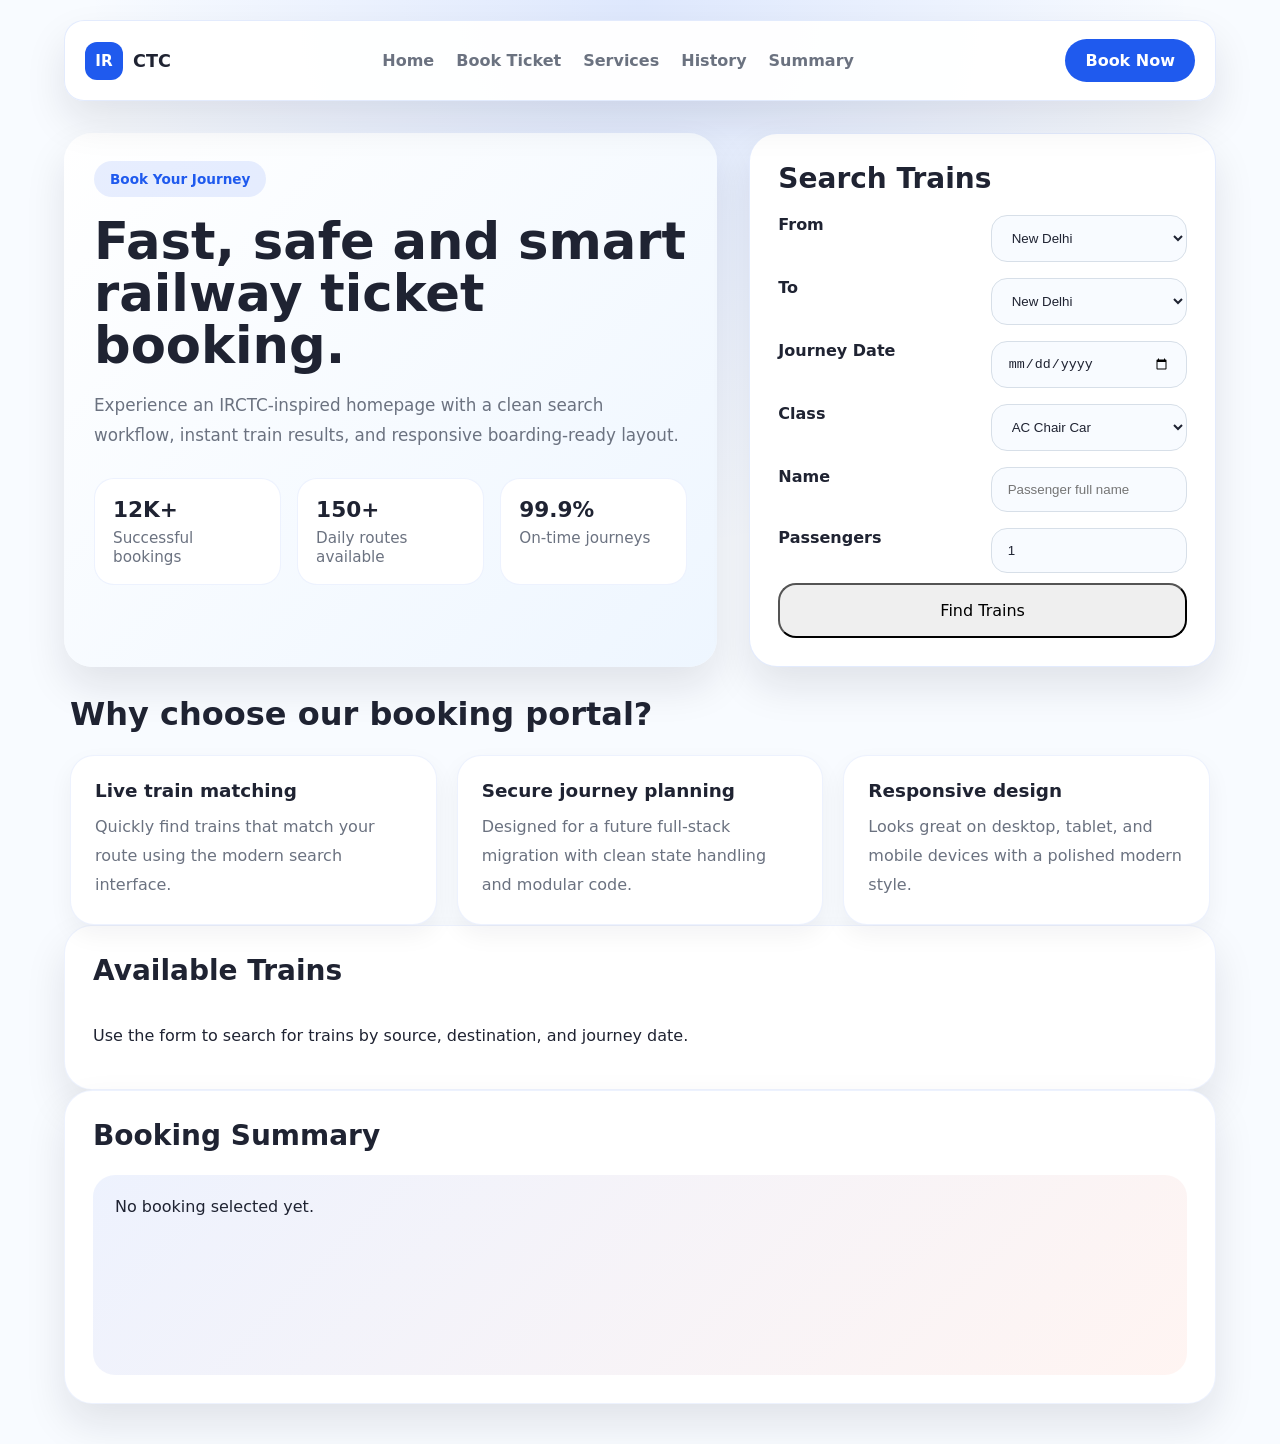
<file: index.html>
<!DOCTYPE html>
<html lang="en">
<head>
  <meta charset="UTF-8" />
  <meta name="viewport" content="width=device-width, initial-scale=1.0" />
  <title>IRCTC-Inspired Railway Booking</title>
  <link rel="stylesheet" href="css/styles.css" />
</head>
<body>
  <div class="site-shell">
    <header class="site-header">
      <nav class="nav-bar" aria-label="Main navigation">
        <a class="brand-logo" href="#home">
          <span class="brand-mark">IR</span>CTC
        </a>
        <ul class="nav-links">
          <li><a href="#home">Home</a></li>
          <li><a href="#search">Book Ticket</a></li>
          <li><a href="#services">Services</a></li>
          <li><a href="history.html">History</a></li>
          <li><a href="#summary">Summary</a></li>
        </ul>
        <a class="nav-button" href="#search">Book Now</a>
      </nav>

      <section class="hero-banner" id="home">
        <div class="hero-copy">
          <span class="eyebrow">Book Your Journey</span>
          <h1>Fast, safe and smart railway ticket booking.</h1>
          <p>Experience an IRCTC-inspired homepage with a clean search workflow, instant train results, and responsive boarding-ready layout.</p>
          <div class="hero-stats">
            <div>
              <strong>12K+</strong>
              <span>Successful bookings</span>
            </div>
            <div>
              <strong>150+</strong>
              <span>Daily routes available</span>
            </div>
            <div>
              <strong>99.9%</strong>
              <span>On-time journeys</span>
            </div>
          </div>
        </div>

        <aside class="hero-card" id="search" aria-labelledby="search-heading">
          <h2 id="search-heading">Search Trains</h2>
          <form id="booking-form" class="booking-form">
            <div class="form-grid">
              <label for="origin">From</label>
              <select id="origin" name="origin" required></select>

              <label for="destination">To</label>
              <select id="destination" name="destination" required></select>

              <label for="travel-date">Journey Date</label>
              <input type="date" id="travel-date" name="travelDate" required />

              <label for="travel-class">Class</label>
              <select id="travel-class" name="travelClass" required></select>

              <label for="passenger-name">Name</label>
              <input type="text" id="passenger-name" name="passengerName" placeholder="Passenger full name" required />

              <label for="passenger-count">Passengers</label>
              <input type="number" id="passenger-count" name="passengerCount" min="1" max="6" value="1" required />
            </div>

            <button type="submit" class="primary-button">Find Trains</button>
          </form>
        </aside>
      </section>
    </header>

    <main>
      <section class="feature-section" id="services" aria-labelledby="services-heading">
        <h2 id="services-heading">Why choose our booking portal?</h2>
        <div class="feature-grid">
          <article class="feature-card">
            <h3>Live train matching</h3>
            <p>Quickly find trains that match your route using the modern search interface.</p>
          </article>
          <article class="feature-card">
            <h3>Secure journey planning</h3>
            <p>Designed for a future full-stack migration with clean state handling and modular code.</p>
          </article>
          <article class="feature-card">
            <h3>Responsive design</h3>
            <p>Looks great on desktop, tablet, and mobile devices with a polished modern style.</p>
          </article>
        </div>
      </section>

      <section class="results-panel" aria-labelledby="results-heading">
        <h2 id="results-heading">Available Trains</h2>
        <div id="train-list" class="train-list"></div>
      </section>

      <section class="summary-panel" id="summary" aria-labelledby="summary-heading">
        <h2 id="summary-heading">Booking Summary</h2>
        <div id="booking-summary" class="summary-card">
          <p>No booking selected yet.</p>
        </div>
      </section>
    </main>
  </div>

  <script type="module" src="src/js/app.js"></script>
</body>
</html>
</file>
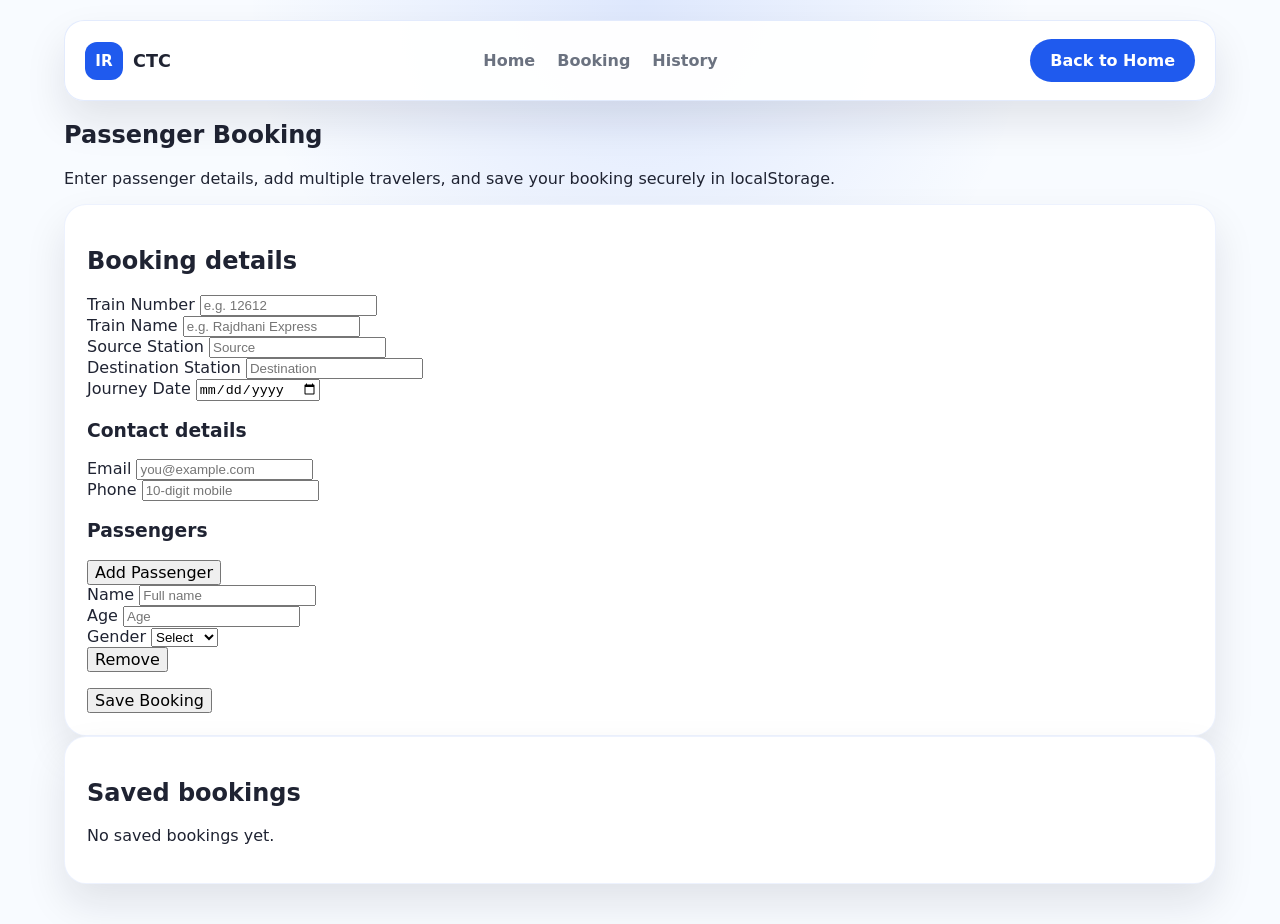
<file: booking.html>
<!DOCTYPE html>
<html lang="en">
<head>
  <meta charset="UTF-8" />
  <meta name="viewport" content="width=device-width, initial-scale=1.0" />
  <title>Passenger Booking | Railway Ticket Booking</title>
  <link rel="stylesheet" href="css/styles.css" />
</head>
<body>
  <div class="site-shell booking-shell">
    <header class="site-header">
      <nav class="nav-bar" aria-label="Booking navigation">
        <a class="brand-logo" href="index.html">
          <span class="brand-mark">IR</span>CTC
        </a>
        <ul class="nav-links">
          <li><a href="index.html">Home</a></li>
          <li><a href="booking.html">Booking</a></li>
          <li><a href="history.html">History</a></li>
        </ul>
        <a class="nav-button" href="index.html">Back to Home</a>
      </nav>
    </header>

    <main>
      <section class="page-heading">
        <h1>Passenger Booking</h1>
        <p>Enter passenger details, add multiple travelers, and save your booking securely in localStorage.</p>
      </section>

      <section class="booking-page-grid">
        <article class="form-card">
          <h2>Booking details</h2>
          <form id="booking-form" novalidate>
            <div class="form-group">
              <label for="train-number">Train Number</label>
              <input type="text" id="train-number" name="trainNumber" placeholder="e.g. 12612" required />
            </div>

            <div class="form-group">
              <label for="train-name">Train Name</label>
              <input type="text" id="train-name" name="trainName" placeholder="e.g. Rajdhani Express" required />
            </div>

            <div class="grid-two-columns">
              <div class="form-group">
                <label for="source-station">Source Station</label>
                <input type="text" id="source-station" name="sourceStation" placeholder="Source" required />
              </div>
              <div class="form-group">
                <label for="destination-station">Destination Station</label>
                <input type="text" id="destination-station" name="destinationStation" placeholder="Destination" required />
              </div>
            </div>

            <div class="form-group">
              <label for="journey-date">Journey Date</label>
              <input type="date" id="journey-date" name="journeyDate" required />
            </div>

            <div class="contact-section">
              <h3>Contact details</h3>
              <div class="grid-two-columns">
                <div class="form-group">
                  <label for="contact-email">Email</label>
                  <input type="email" id="contact-email" name="contactEmail" placeholder="you@example.com" required />
                </div>
                <div class="form-group">
                  <label for="contact-phone">Phone</label>
                  <input type="tel" id="contact-phone" name="contactPhone" placeholder="10-digit mobile" required pattern="[0-9]{10}" />
                </div>
              </div>
            </div>

            <section class="passenger-block">
              <div class="passenger-header">
                <h3>Passengers</h3>
                <button id="add-passenger" type="button" class="secondary-button">Add Passenger</button>
              </div>
              <div id="passenger-list" class="passenger-list"></div>
            </section>

            <p id="form-error" class="error-text" aria-live="polite"></p>
            <button type="submit" class="primary-button">Save Booking</button>
          </form>
        </article>

        <article class="history-panel">
          <h2>Saved bookings</h2>
          <div id="booking-history" class="history-list">
            <p class="empty-state">No saved bookings yet.</p>
          </div>
        </article>
      </section>
    </main>
  </div>

  <script type="module" src="src/js/booking.js"></script>
</body>
</html>
</file>
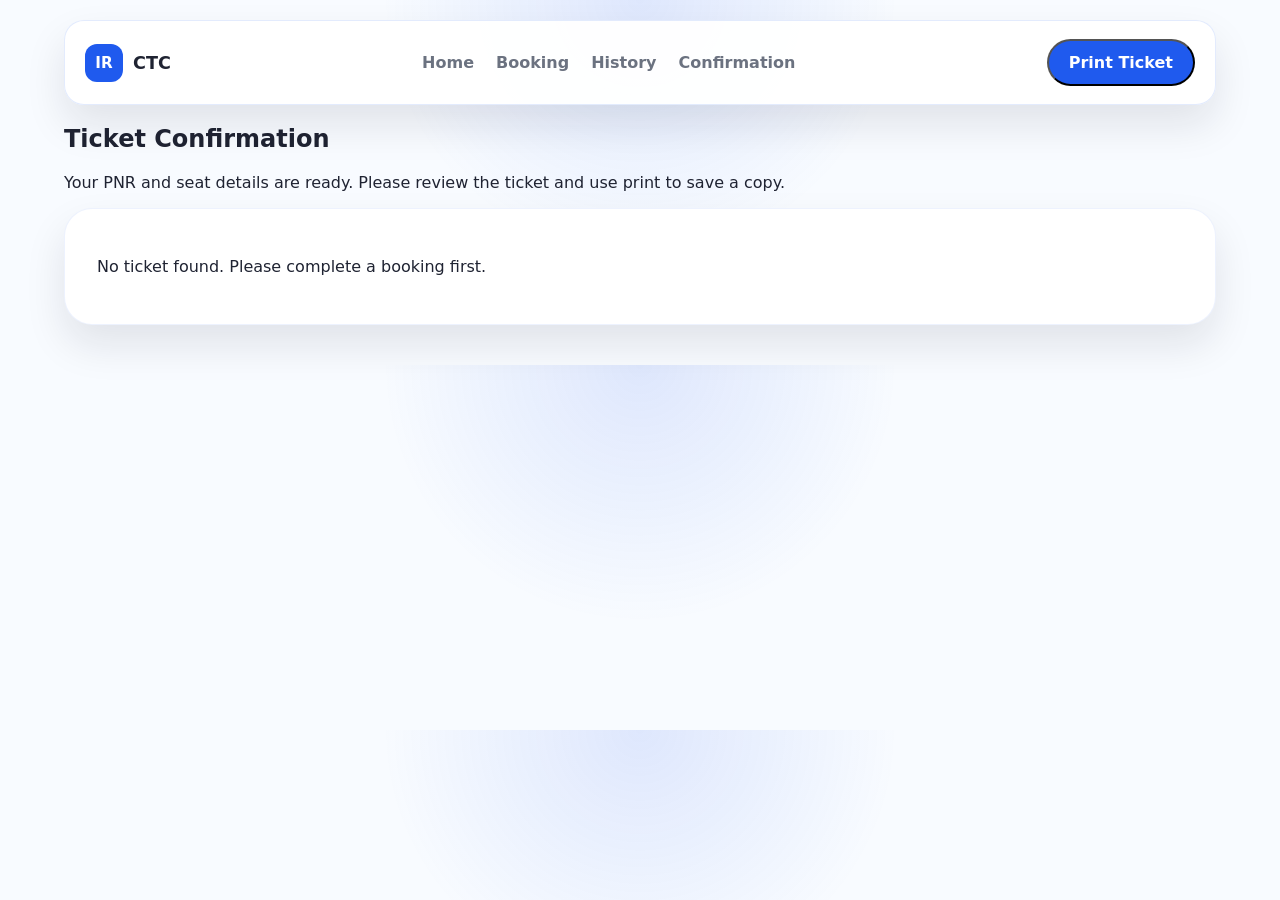
<file: confirmation.html>
<!DOCTYPE html>
<html lang="en">
<head>
  <meta charset="UTF-8" />
  <meta name="viewport" content="width=device-width, initial-scale=1.0" />
  <title>Ticket Confirmation | Railway Booking</title>
  <link rel="stylesheet" href="css/styles.css" />
</head>
<body>
  <div class="site-shell confirmation-shell">
    <header class="site-header">
      <nav class="nav-bar" aria-label="Confirmation navigation">
        <a class="brand-logo" href="index.html">
          <span class="brand-mark">IR</span>CTC
        </a>
        <ul class="nav-links">
          <li><a href="index.html">Home</a></li>
          <li><a href="booking.html">Booking</a></li>
          <li><a href="history.html">History</a></li>
          <li><a href="confirmation.html">Confirmation</a></li>
        </ul>
        <button class="nav-button" id="print-button">Print Ticket</button>
      </nav>
    </header>

    <main>
      <section class="page-heading">
        <h1>Ticket Confirmation</h1>
        <p>Your PNR and seat details are ready. Please review the ticket and use print to save a copy.</p>
      </section>

      <section class="confirmation-card" id="confirmation-card">
        <div id="ticket-details"></div>
      </section>
    </main>
  </div>

  <script type="module" src="src/js/confirmation.js"></script>
</body>
</html>
</file>
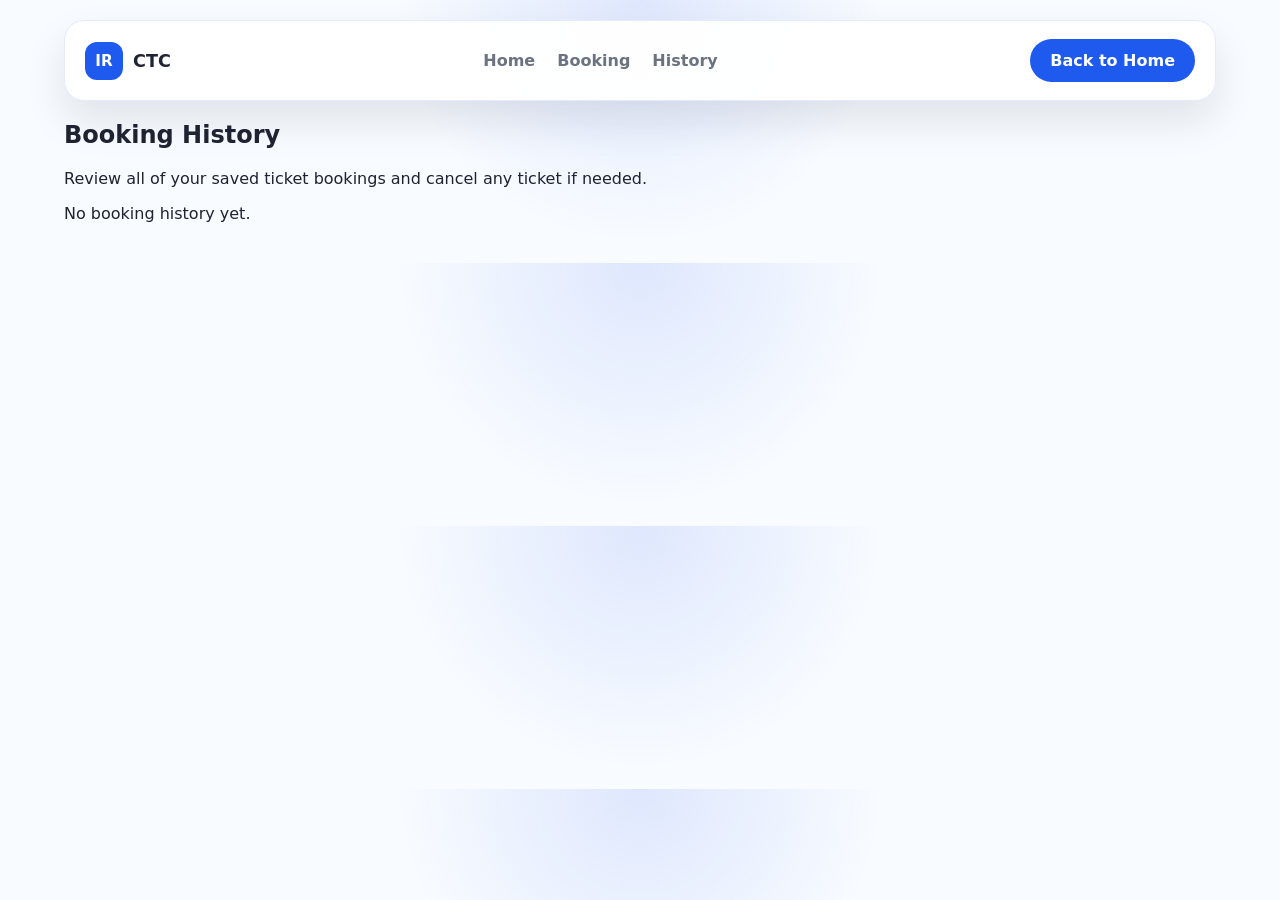
<file: history.html>
<!DOCTYPE html>
<html lang="en">
<head>
  <meta charset="UTF-8" />
  <meta name="viewport" content="width=device-width, initial-scale=1.0" />
  <title>Booking History | Railway Ticket Booking</title>
  <link rel="stylesheet" href="css/styles.css" />
</head>
<body>
  <div class="site-shell history-shell">
    <header class="site-header">
      <nav class="nav-bar" aria-label="History navigation">
        <a class="brand-logo" href="index.html">
          <span class="brand-mark">IR</span>CTC
        </a>
        <ul class="nav-links">
          <li><a href="index.html">Home</a></li>
          <li><a href="booking.html">Booking</a></li>
          <li><a href="history.html">History</a></li>
        </ul>
        <a class="nav-button" href="index.html">Back to Home</a>
      </nav>
    </header>

    <main>
      <section class="page-heading">
        <h1>Booking History</h1>
        <p>Review all of your saved ticket bookings and cancel any ticket if needed.</p>
      </section>

      <section class="history-page-grid">
        <article class="history-card">
          <div id="history-list">Loading bookings...</div>
        </article>
      </section>
    </main>
  </div>

  <script type="module" src="src/js/history.js"></script>
</body>
</html>
</file>
<file: css/styles.css>
:root {
  --bg: #eef3ff;
  --surface: #ffffff;
  --primary: #1f5aee;
  --primary-soft: #eef2ff;
  --accent: #ff7a59;
  --text: #1f2332;
  --muted: #6b7280;
  --border: #d7dfe8;
  --shadow: 0 20px 40px rgba(15, 23, 42, 0.1);
}

* {
  box-sizing: border-box;
}

html {
  scroll-behavior: smooth;
}

body {
  margin: 0;
  font-family: Inter, system-ui, -apple-system, BlinkMacSystemFont, "Segoe UI", sans-serif;
  background: radial-gradient(circle at top, rgba(31, 90, 238, 0.12), transparent 35%), #f8fbff;
  color: var(--text);
}

img {
  max-width: 100%;
  display: block;
}

button,
a {
  font: inherit;
}

.site-shell {
  width: min(1200px, 100%);
  margin: 0 auto;
  padding: 20px 24px 40px;
}

.nav-bar {
  display: flex;
  align-items: center;
  justify-content: space-between;
  gap: 16px;
  padding: 18px 20px;
  background: rgba(255, 255, 255, 0.95);
  border-radius: 20px;
  border: 1px solid rgba(31, 90, 238, 0.12);
  box-shadow: var(--shadow);
  position: sticky;
  top: 16px;
  z-index: 20;
}

.brand-logo {
  display: inline-flex;
  align-items: center;
  gap: 10px;
  font-weight: 800;
  text-decoration: none;
  color: var(--text);
  font-size: 1.1rem;
}

.brand-mark {
  display: inline-flex;
  align-items: center;
  justify-content: center;
  width: 38px;
  height: 38px;
  border-radius: 12px;
  background: var(--primary);
  color: #fff;
  font-size: 0.95rem;
}

.nav-links {
  display: flex;
  gap: 22px;
  list-style: none;
  margin: 0;
  padding: 0;
}

.nav-links a {
  color: var(--muted);
  text-decoration: none;
  font-weight: 600;
}

.nav-links a:hover,
.nav-links a:focus-visible {
  color: var(--primary);
}

.nav-button {
  display: inline-flex;
  align-items: center;
  justify-content: center;
  padding: 12px 20px;
  border-radius: 999px;
  background: var(--primary);
  color: #fff;
  text-decoration: none;
  font-weight: 700;
}

.hero-banner {
  display: grid;
  grid-template-columns: 1.4fr 1fr;
  gap: 32px;
  margin: 32px 0 28px;
  align-items: stretch;
}

.hero-copy {
  padding: 28px 30px;
  border-radius: 28px;
  background: linear-gradient(135deg, #ffffff 0%, #eef6ff 100%);
  box-shadow: var(--shadow);
}

.eyebrow {
  display: inline-flex;
  margin-bottom: 18px;
  padding: 10px 16px;
  border-radius: 999px;
  background: rgba(31, 90, 238, 0.1);
  color: var(--primary);
  font-size: 0.85rem;
  font-weight: 700;
}

.hero-copy h1 {
  margin: 0 0 18px;
  font-size: clamp(2.75rem, 4vw, 4.25rem);
  line-height: 1.02;
}

.hero-copy p {
  margin: 0 0 28px;
  max-width: 680px;
  color: var(--muted);
  font-size: 1.05rem;
  line-height: 1.8;
}

.hero-stats {
  display: grid;
  gap: 16px;
  grid-template-columns: repeat(3, minmax(0, 1fr));
}

.hero-stats div {
  padding: 18px;
  background: #fff;
  border-radius: 20px;
  border: 1px solid rgba(31, 90, 238, 0.08);
}

.hero-stats strong {
  display: block;
  font-size: 1.35rem;
  margin-bottom: 6px;
}

.hero-stats span {
  color: var(--muted);
  font-size: 0.95rem;
}

.hero-card {
  padding: 28px;
  border-radius: 28px;
  background: #ffffff;
  box-shadow: var(--shadow);
  border: 1px solid rgba(31, 90, 238, 0.12);
}

.hero-card h2 {
  margin: 0 0 20px;
  font-size: 1.75rem;
}

.booking-form .form-grid {
  display: grid;
  gap: 16px;
  grid-template-columns: repeat(2, minmax(150px, 1fr));
}

.booking-form label {
  display: block;
  margin-bottom: 8px;
  color: var(--text);
  font-weight: 600;
}

.booking-form input,
.booking-form select {
  width: 100%;
  padding: 14px 16px;
  border-radius: 16px;
  border: 1px solid var(--border);
  background: #f8fbff;
  color: var(--text);
}

.booking-form input:focus,
.booking-form select:focus {
  outline: none;
  border-color: var(--primary);
  box-shadow: 0 0 0 4px rgba(31, 90, 238, 0.12);
}

.booking-form button.primary-button {
  width: 100%;
  margin-top: 10px;
  padding: 16px 18px;
  border-radius: 18px;
}

.feature-section {
  padding: 0 6px;
}

.feature-section h2 {
  margin: 0 0 22px;
  font-size: 2rem;
}

.feature-grid {
  display: grid;
  gap: 20px;
  grid-template-columns: repeat(3, minmax(0, 1fr));
}

.feature-card {
  padding: 24px;
  border-radius: 24px;
  background: #ffffff;
  border: 1px solid rgba(31, 90, 238, 0.08);
  box-shadow: 0 10px 25px rgba(15, 23, 42, 0.05);
}

.feature-card h3 {
  margin: 0 0 12px;
  font-size: 1.15rem;
}

.feature-card p {
  margin: 0;
  color: var(--muted);
  line-height: 1.8;
}

.results-panel,
.summary-panel,
.form-card,
.history-panel {
  padding: 28px;
  border-radius: 28px;
  background: #ffffff;
  border: 1px solid rgba(31, 90, 238, 0.08);
  box-shadow: var(--shadow);
}

.results-panel h2,
.summary-panel h2 {
  margin-top: 0;
  font-size: 1.75rem;
}

.train-list {
  display: grid;
  gap: 18px;
}

.train-card,
.summary-card,
.form-card,
.history-panel {
  border-radius: 22px;
  padding: 22px;
}

.train-card {
  background: #f8fbff;
  border: 1px solid rgba(31, 90, 238, 0.08);
}

.train-card h3 {
  margin: 0 0 12px;
  font-size: 1.2rem;
}

.train-meta,
.summary-item {
  display: grid;
  grid-template-columns: repeat(2, minmax(120px, 1fr));
  gap: 12px;
  margin-bottom: 16px;
}

.train-meta span,
.summary-item span {
  color: var(--muted);
  font-size: 0.95rem;
}

.train-card p,
.summary-card p {
  margin: 0 0 18px;
  color: var(--text);
}

.train-card button {
  appearance: none;
  border: none;
  padding: 14px 18px;
  border-radius: 16px;
  background: var(--primary);
  color: #fff;
  font-weight: 700;
  cursor: pointer;
}

.train-card button:hover,
.nav-button:hover {
  background: #154fd1;
}

.summary-card {
  min-height: 200px;
  background: linear-gradient(135deg, rgba(31, 90, 238, 0.08), rgba(255, 122, 89, 0.08));
}

.summary-card .summary-item strong {
  display: block;
  margin-top: 6px;
  font-size: 1rem;
  color: var(--text);
}

.summary-note {
  margin-top: 10px;
  color: var(--muted);
}

@media (max-width: 980px) {
  .hero-banner {
    grid-template-columns: 1fr;
  }

  .hero-stats {
    grid-template-columns: repeat(2, minmax(0, 1fr));
  }

  .feature-grid {
    grid-template-columns: repeat(2, minmax(0, 1fr));
  }

  .booking-page-grid {
    grid-template-columns: 1fr;
  }
}

.confirmation-card {
  padding: 32px;
  border-radius: 28px;
  background: #ffffff;
  border: 1px solid rgba(31, 90, 238, 0.08);
  box-shadow: var(--shadow);
}

.ticket-header {
  display: flex;
  justify-content: space-between;
  gap: 16px;
  padding-bottom: 20px;
  border-bottom: 1px solid rgba(31, 90, 238, 0.12);
  margin-bottom: 24px;
}

.ticket-label {
  color: var(--muted);
  text-transform: uppercase;
  letter-spacing: 0.08em;
  font-size: 0.8rem;
  margin: 0 0 6px;
  display: block;
}

.ticket-section {
  margin-bottom: 24px;
}

.ticket-section h3 {
  margin: 0 0 14px;
  font-size: 1.15rem;
}

.ticket-grid {
  display: grid;
  gap: 16px;
  grid-template-columns: repeat(2, minmax(0, 1fr));
}

.passenger-table {
  width: 100%;
  border-collapse: collapse;
  background: #f8fbff;
  border-radius: 18px;
  overflow: hidden;
}

.passenger-table th,
.passenger-table td {
  padding: 14px 16px;
  text-align: left;
  border-bottom: 1px solid rgba(31, 90, 238, 0.08);
}

.passenger-table th {
  background: rgba(31, 90, 238, 0.06);
  color: var(--text);
  font-weight: 700;
}

.passenger-table tbody tr:last-child td {
  border-bottom: none;
}

.ticket-footer {
  padding-top: 16px;
  border-top: 1px solid rgba(31, 90, 238, 0.12);
  color: var(--muted);
}

@media (max-width: 720px) {
  .ticket-header,
  .ticket-grid {
    display: grid;
    gap: 16px;
  }

  .passenger-table th,
  .passenger-table td {
    padding: 12px 10px;
  }
}

@media print {
  body {
    background: white;
  }

  .nav-bar,
  .site-header,
  .page-heading,
  .nav-button {
    display: none !important;
  }

  .confirmation-card {
    box-shadow: none;
    border: none;
    padding: 0;
  }
}

.history-item {
  background: #f8fbff;
  border-radius: 20px;
  border: 1px solid rgba(31, 90, 238, 0.08);
  padding: 24px;
  margin-bottom: 18px;
}

.history-row {
  display: flex;
  align-items: center;
  justify-content: space-between;
  gap: 14px;
  flex-wrap: wrap;
}

.history-row--space {
  margin-top: 18px;
}

.cancel-button {
  background: #ff5f5f;
  border: none;
  color: white;
  padding: 12px 18px;
  border-radius: 16px;
  cursor: pointer;
}

.cancel-button:hover {
  background: #e04343;
}

@media (max-width: 720px) {
  .site-shell {
    padding: 18px 16px 28px;
  }

  .nav-bar {
    flex-direction: column;
    align-items: stretch;
  }

  .nav-links {
    flex-wrap: wrap;
    justify-content: center;
    gap: 12px;
  }

  .hero-copy {
    padding: 24px;
  }

  .hero-copy h1 {
    font-size: 2.5rem;
  }

  .hero-stats {
    grid-template-columns: 1fr;
  }

  .booking-form .form-grid {
    grid-template-columns: 1fr;
  }

  .feature-grid {
    grid-template-columns: 1fr;
  }

  .train-meta,
  .summary-item {
    grid-template-columns: 1fr;
  }

  .booking-page-grid {
    display: grid;
    gap: 20px;
  }

  .form-card,
  .history-panel {
    padding: 20px;
  }

  .grid-two-columns {
    display: grid;
    gap: 16px;
  }

  .passenger-row {
    display: grid;
    gap: 16px;
  }
}
</file>
